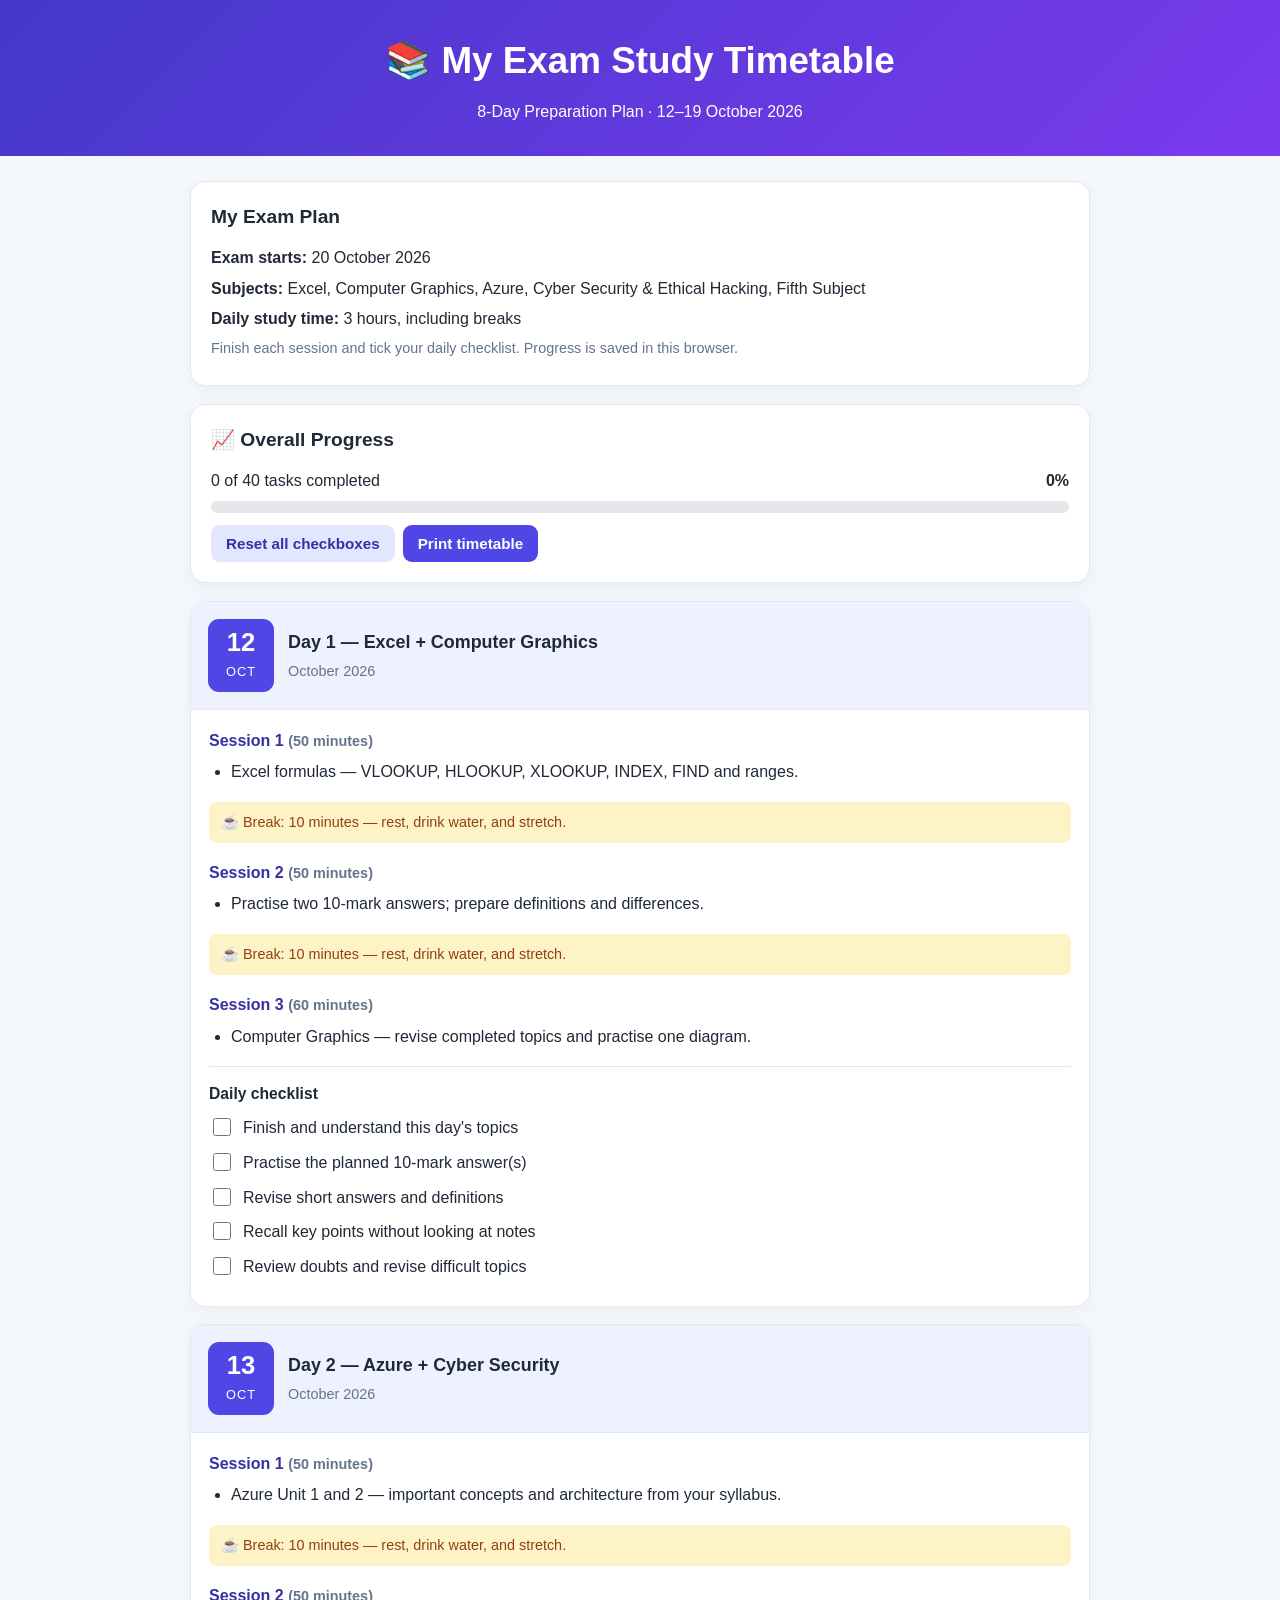
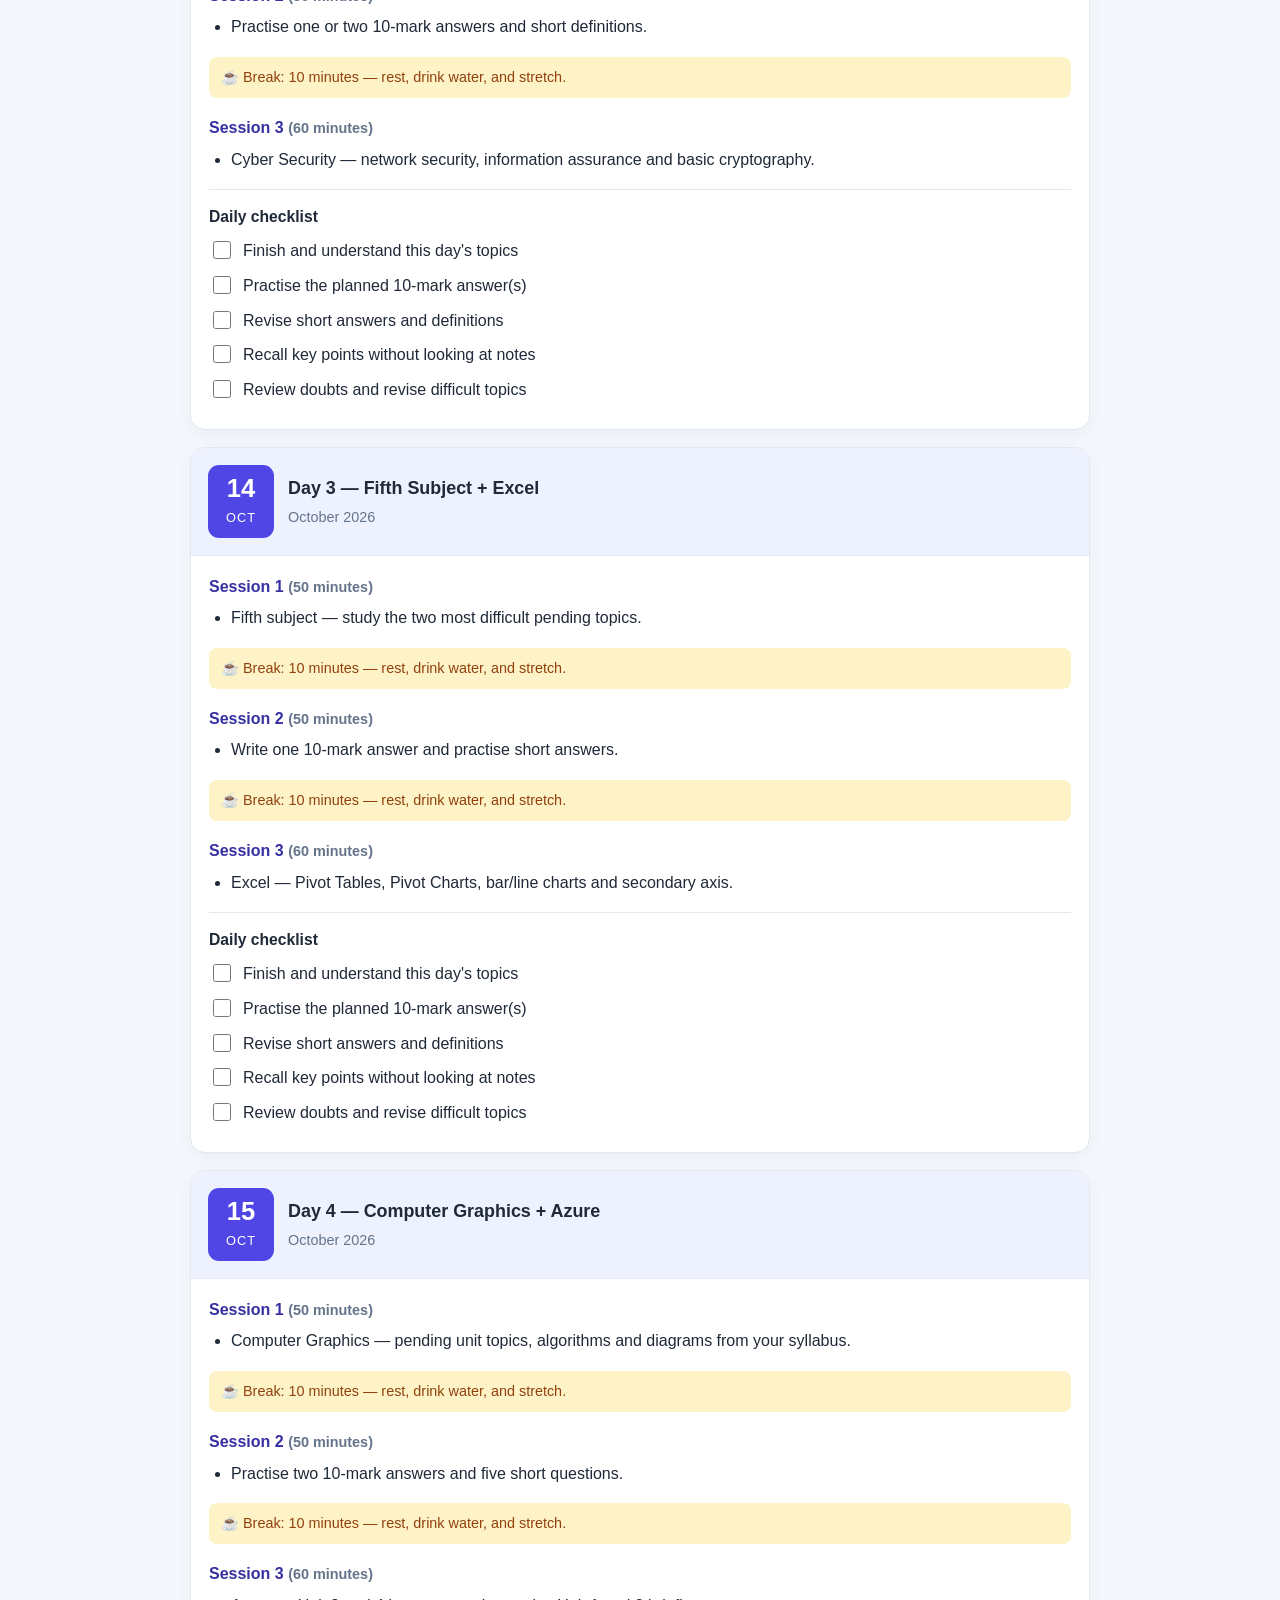
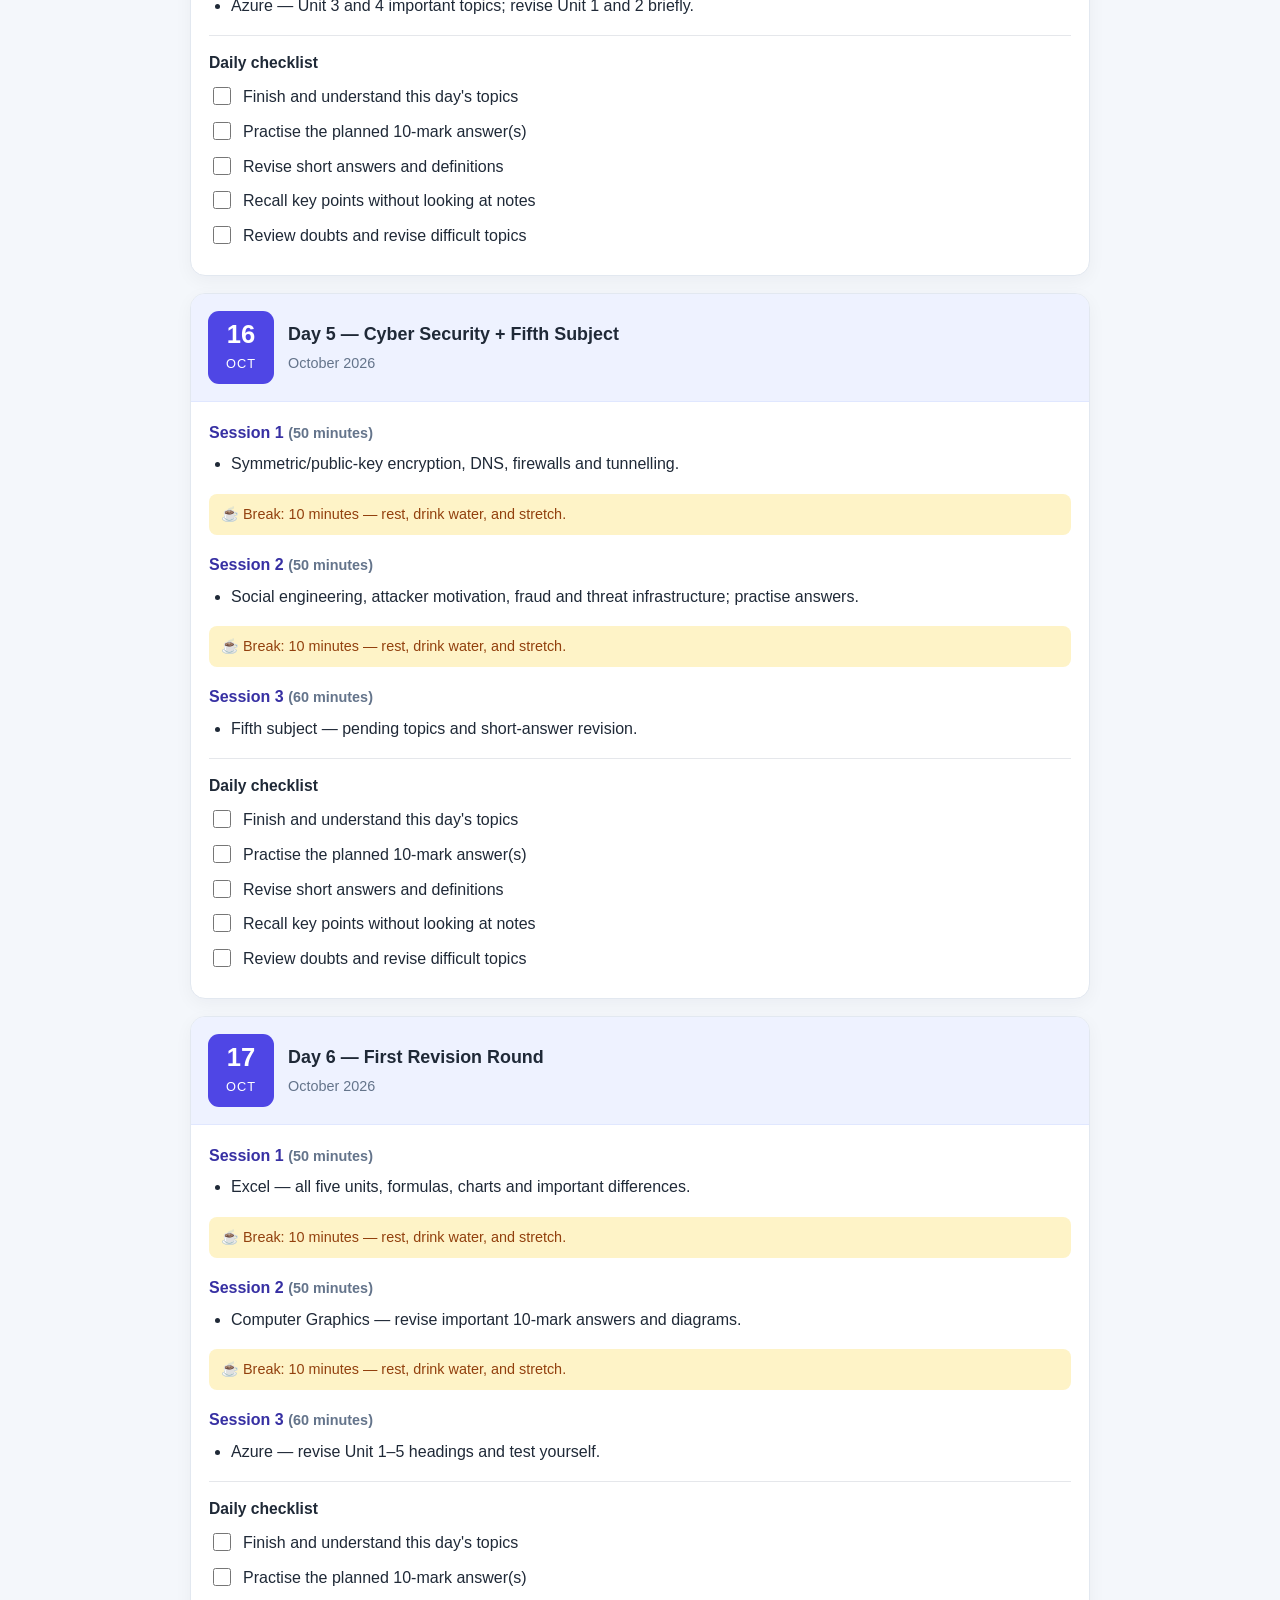
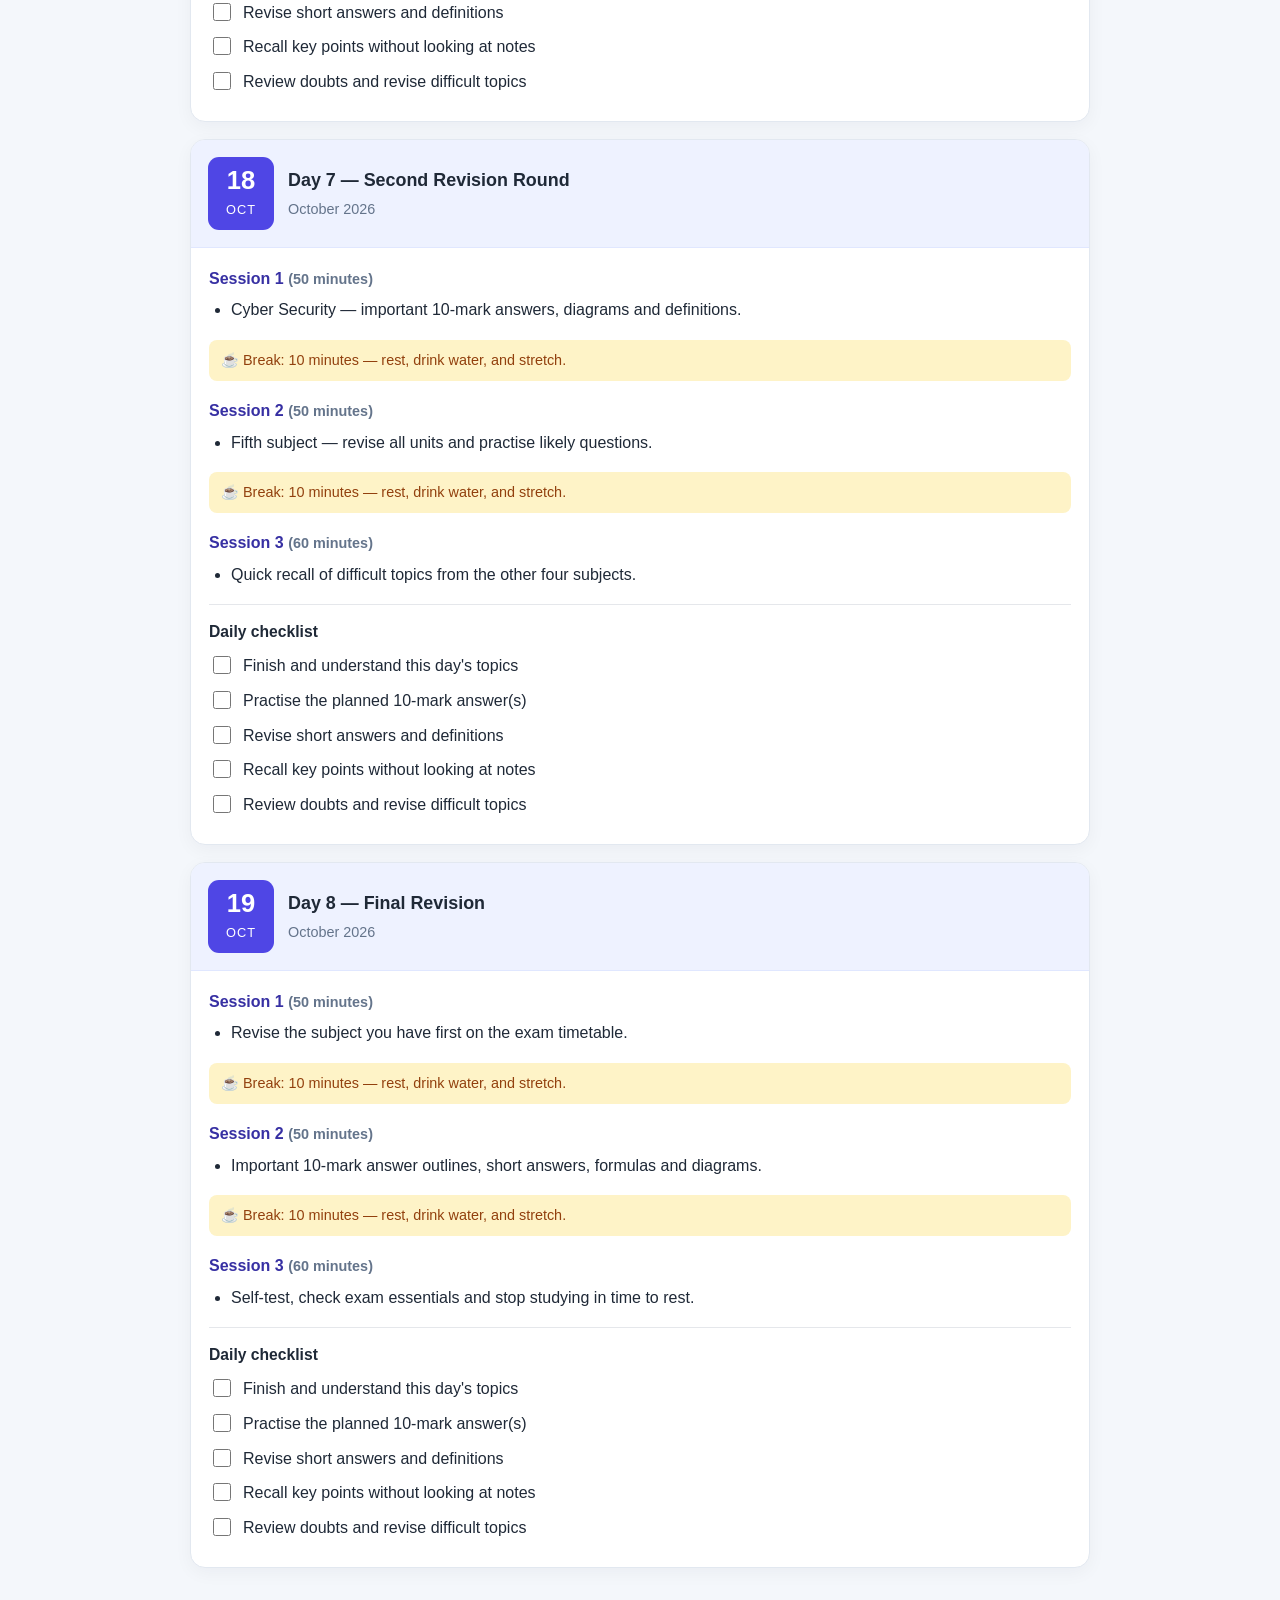
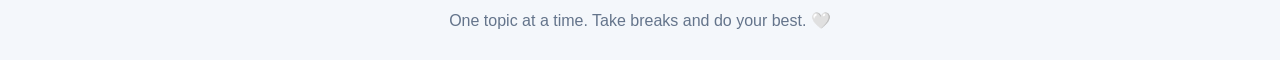
<file: timetable.html>
<!DOCTYPE html>
<html lang="en">
<head>
<meta charset="UTF-8">
<meta name="viewport" content="width=device-width, initial-scale=1">
<title>October Exam Study Timetable</title>
<style>
*{box-sizing:border-box}body{margin:0;font-family:Arial,Helvetica,sans-serif;background:#f4f7fb;color:#1f2937;line-height:1.6}
header{padding:32px 16px;text-align:center;color:white;background:linear-gradient(135deg,#4338ca,#7c3aed)}header h1{margin:0 0 8px;font-size:clamp(1.7rem,4vw,2.3rem)}header p{margin:0}
main{width:min(900px,92%);margin:25px auto 40px}.intro,.progress-card,.day-card{background:white;border:1px solid #e2e8f0;border-radius:15px;box-shadow:0 5px 18px #0f172a0b}
.intro,.progress-card{padding:20px;margin-bottom:18px}h2{margin:0 0 12px;font-size:1.2rem}.intro p{margin:5px 0}.day-list{display:grid;gap:17px}.day-card{overflow:hidden}
.day-header{display:flex;align-items:center;gap:14px;padding:17px;background:#eef2ff;border-bottom:1px solid #e0e7ff}
.date-box{flex:0 0 66px;text-align:center;padding:8px 5px;border-radius:11px;color:white;background:#4f46e5}.date-box .num{display:block;font-size:1.6rem;line-height:1.2;font-weight:800}.date-box .month{font-size:.8rem;letter-spacing:1px}
.day-title h2{margin:0;font-size:1.12rem}.day-title p{margin:3px 0 0;color:#64748b;font-size:.9rem}.day-content{padding:18px}.session{margin-bottom:17px}.session h3{margin:0 0 6px;font-size:1rem;color:#3730a3}ul{margin:0;padding-left:22px}li{margin:6px 0}
.break{padding:9px 12px;margin:9px 0 17px;border-radius:8px;background:#fef3c7;color:#92400e;font-size:.9rem}
.check-area{border-top:1px solid #e5e7eb;padding-top:14px;margin-top:12px}.check-area h3{margin:0 0 8px;font-size:.98rem}.task{display:flex;align-items:flex-start;gap:9px;margin:9px 0}.task input{width:18px;height:18px;margin-top:3px;accent-color:#16a34a;flex-shrink:0}.task.done span{text-decoration:line-through;color:#64748b}
.progress-row{display:flex;justify-content:space-between;gap:10px;margin-bottom:8px}.track{height:12px;overflow:hidden;border-radius:99px;background:#e5e7eb}.fill{width:0;height:100%;background:#16a34a;transition:width .2s}
button{padding:10px 15px;border:0;border-radius:9px;background:#4f46e5;color:white;font-weight:700;font-size:.95rem;cursor:pointer;margin:12px 8px 0 0}button:hover{background:#3730a3}.secondary{background:#e0e7ff;color:#3730a3}.note{color:#64748b;font-size:.9rem}footer{text-align:center;color:#64748b;padding:0 15px 26px}
@media(max-width:540px){main{width:94%;margin-top:16px}.day-header{padding:13px;gap:10px}.day-content{padding:14px}.day-title h2{font-size:1rem}}
@media print{body{background:white}header{background:#4338ca!important;print-color-adjust:exact}.intro,.progress-card,.day-card{box-shadow:none;break-inside:avoid}button{display:none}.day-list{gap:10px}main{width:100%;margin:12px auto}}
</style>
</head>
<body>
<header><h1>📚 My Exam Study Timetable</h1><p>8-Day Preparation Plan · 12–19 October 2026</p></header>
<main>
<section class="intro">
<h2>My Exam Plan</h2>
<p><strong>Exam starts:</strong> 20 October 2026</p>
<p><strong>Subjects:</strong> Excel, Computer Graphics, Azure, Cyber Security &amp; Ethical Hacking, Fifth Subject</p>
<p><strong>Daily study time:</strong> 3 hours, including breaks</p>
<p class="note">Finish each session and tick your daily checklist. Progress is saved in this browser.</p>
</section>
<section class="progress-card">
<h2>📈 Overall Progress</h2>
<div class="progress-row"><span id="progressText">0 of 40 tasks completed</span><strong id="progressPercent">0%</strong></div>
<div class="track" role="progressbar" aria-label="Study progress" aria-valuemin="0" aria-valuemax="100" aria-valuenow="0" id="progressBar"><div class="fill" id="progressFill"></div></div>
<button class="secondary" id="resetButton" type="button">Reset all checkboxes</button><button id="printButton" type="button">Print timetable</button>
</section>
<section class="day-list" id="dayList"></section>
</main>
<footer>One topic at a time. Take breaks and do your best. 🤍</footer>
<script>
"use strict";
const days=[
{day:"12",title:"Day 1 — Excel + Computer Graphics",sessions:[
["Session 1",["Excel formulas — VLOOKUP, HLOOKUP, XLOOKUP, INDEX, FIND and ranges."]],
["Session 2",["Practise two 10-mark answers; prepare definitions and differences."]],
["Session 3",["Computer Graphics — revise completed topics and practise one diagram."]]]},
{day:"13",title:"Day 2 — Azure + Cyber Security",sessions:[
["Session 1",["Azure Unit 1 and 2 — important concepts and architecture from your syllabus."]],
["Session 2",["Practise one or two 10-mark answers and short definitions."]],
["Session 3",["Cyber Security — network security, information assurance and basic cryptography."]]]},
{day:"14",title:"Day 3 — Fifth Subject + Excel",sessions:[
["Session 1",["Fifth subject — study the two most difficult pending topics."]],
["Session 2",["Write one 10-mark answer and practise short answers."]],
["Session 3",["Excel — Pivot Tables, Pivot Charts, bar/line charts and secondary axis."]]]},
{day:"15",title:"Day 4 — Computer Graphics + Azure",sessions:[
["Session 1",["Computer Graphics — pending unit topics, algorithms and diagrams from your syllabus."]],
["Session 2",["Practise two 10-mark answers and five short questions."]],
["Session 3",["Azure — Unit 3 and 4 important topics; revise Unit 1 and 2 briefly."]]]},
{day:"16",title:"Day 5 — Cyber Security + Fifth Subject",sessions:[
["Session 1",["Symmetric/public-key encryption, DNS, firewalls and tunnelling."]],
["Session 2",["Social engineering, attacker motivation, fraud and threat infrastructure; practise answers."]],
["Session 3",["Fifth subject — pending topics and short-answer revision."]]]},
{day:"17",title:"Day 6 — First Revision Round",sessions:[
["Session 1",["Excel — all five units, formulas, charts and important differences."]],
["Session 2",["Computer Graphics — revise important 10-mark answers and diagrams."]],
["Session 3",["Azure — revise Unit 1–5 headings and test yourself."]]]},
{day:"18",title:"Day 7 — Second Revision Round",sessions:[
["Session 1",["Cyber Security — important 10-mark answers, diagrams and definitions."]],
["Session 2",["Fifth subject — revise all units and practise likely questions."]],
["Session 3",["Quick recall of difficult topics from the other four subjects."]]]},
{day:"19",title:"Day 8 — Final Revision",sessions:[
["Session 1",["Revise the subject you have first on the exam timetable."]],
["Session 2",["Important 10-mark answer outlines, short answers, formulas and diagrams."]],
["Session 3",["Self-test, check exam essentials and stop studying in time to rest."]]]}
];
const tasks=["Finish and understand this day's topics","Practise the planned 10-mark answer(s)","Revise short answers and definitions","Recall key points without looking at notes","Review doubts and revise difficult topics"];
const storeKey="octoberExamTimetableChecklistV1";let checked={};
try{checked=JSON.parse(localStorage.getItem(storeKey)||"{}")||{};}catch(e){checked={};}
function esc(s){return String(s).replace(/[&<>"']/g,c=>({"&":"&amp;","<":"&lt;",">":"&gt;",'"':"&quot;","'":"&#39;"}[c]));}
function render(){
 document.getElementById("dayList").innerHTML=days.map((d,i)=>{
  const sessions=d.sessions.map((s,j)=>`<section class="session"><h3>${esc(s[0])} <span class="note">(${j<2?"50 minutes":"60 minutes"})</span></h3><ul>${s[1].map(p=>`<li>${esc(p)}</li>`).join("")}</ul></section>${j<2?'<div class="break">☕ Break: 10 minutes — rest, drink water, and stretch.</div>':""}`).join("");
  const checks=tasks.map((t,j)=>{const k=`d${i}t${j}`,on=!!checked[k];return `<label class="task ${on?"done":""}"><input type="checkbox" data-key="${k}" ${on?"checked":""}><span>${esc(t)}</span></label>`;}).join("");
  return `<article class="day-card"><div class="day-header"><div class="date-box"><span class="num">${d.day}</span><span class="month">OCT</span></div><div class="day-title"><h2>${esc(d.title)}</h2><p>October 2026</p></div></div><div class="day-content">${sessions}<section class="check-area"><h3>Daily checklist</h3>${checks}</section></div></article>`;
 }).join("");
 document.querySelectorAll("[data-key]").forEach(box=>box.addEventListener("change",e=>{const k=e.target.dataset.key;if(e.target.checked)checked[k]=true;else delete checked[k];try{localStorage.setItem(storeKey,JSON.stringify(checked));}catch(err){}e.target.closest(".task").classList.toggle("done",e.target.checked);progress();}));
 progress();
}
function progress(){const total=40,count=Math.min(Object.values(checked).filter(Boolean).length,total),pct=Math.round(count/total*100);document.getElementById("progressText").textContent=`${count} of ${total} tasks completed`;document.getElementById("progressPercent").textContent=pct+"%";document.getElementById("progressFill").style.width=pct+"%";document.getElementById("progressBar").setAttribute("aria-valuenow",pct);}
document.getElementById("resetButton").addEventListener("click",()=>{if(!confirm("Reset all checklist progress?"))return;checked={};try{localStorage.removeItem(storeKey);}catch(e){}render();});
document.getElementById("printButton").addEventListener("click",()=>window.print());
render();
</script>
</body>
</html>
</file>
